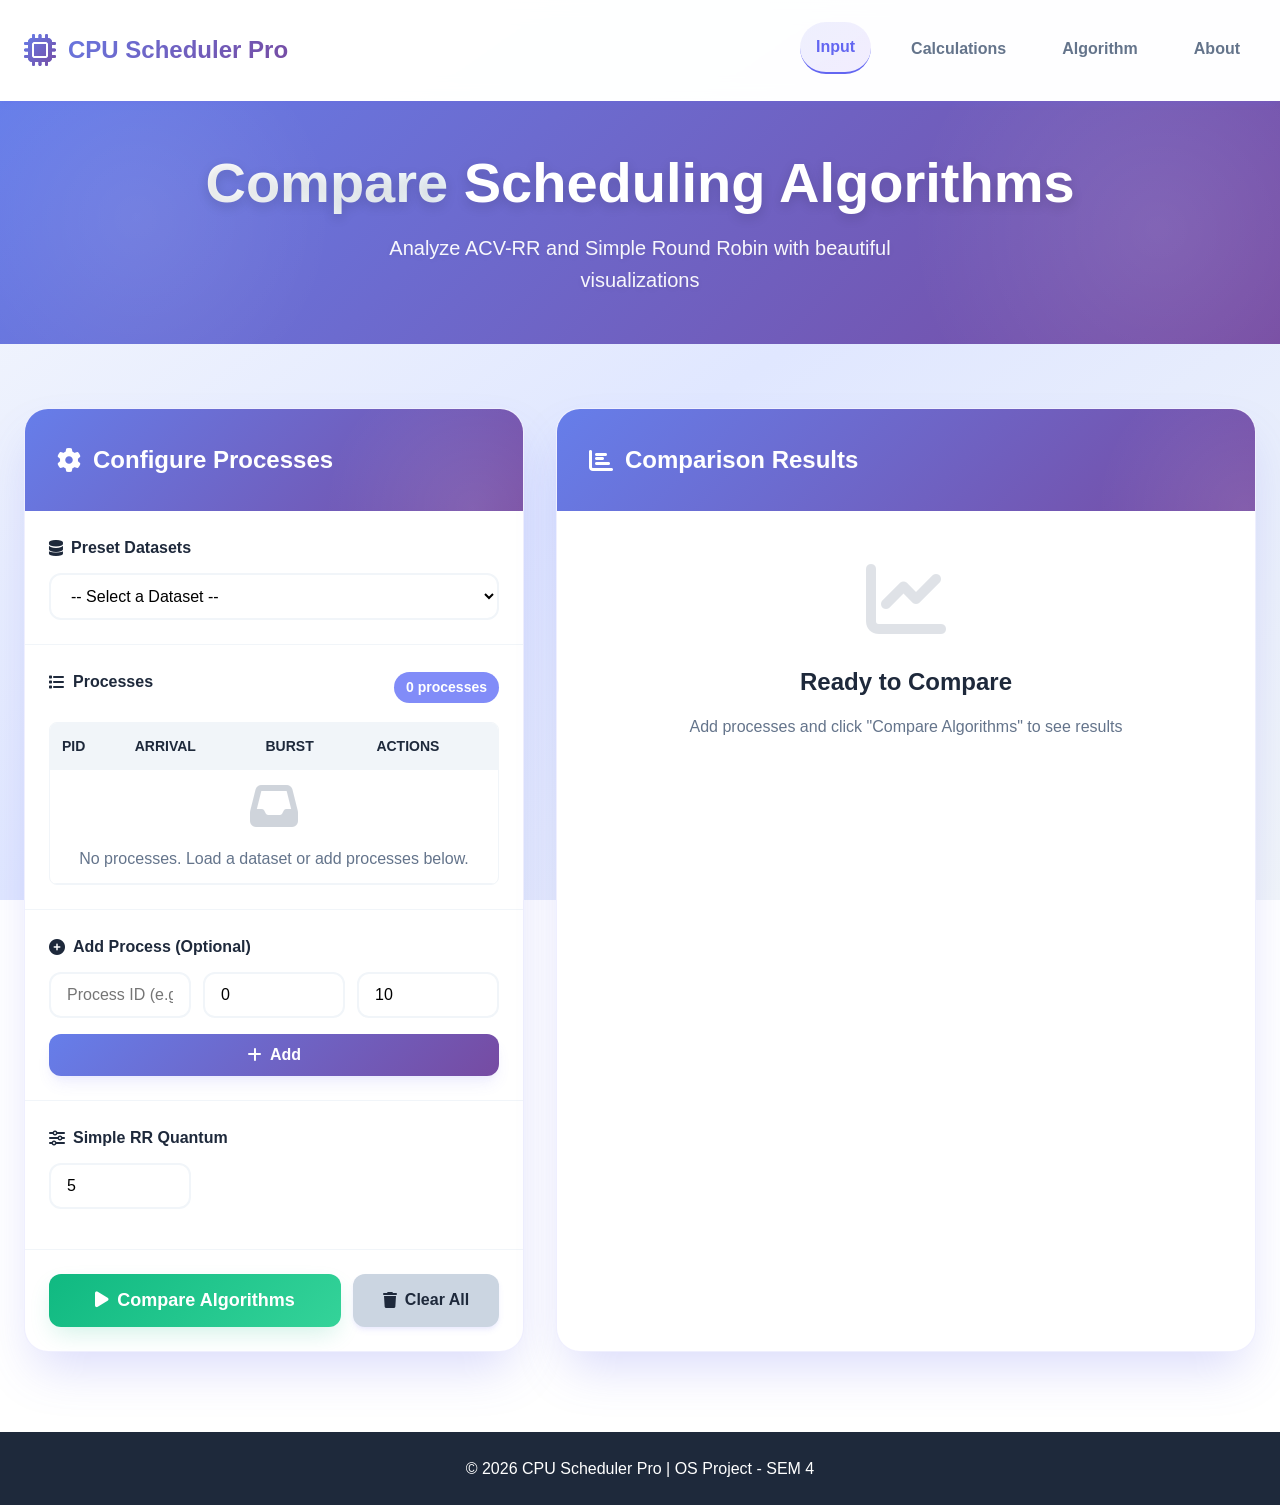
<file: src/main/resources/static/index.html>
<!DOCTYPE html>
<html lang="en">
<head>
    <meta charset="UTF-8">
    <meta name="viewport" content="width=device-width, initial-scale=1.0">
    <title>Input - CPU Scheduling Algorithm Comparator</title>
    <link rel="stylesheet" href="styles.css">
    <link rel="stylesheet" href="https://cdnjs.cloudflare.com/ajax/libs/font-awesome/6.4.0/css/all.min.css">
</head>
<body>
    <!-- Header with Gradient -->
    <header class="header">
        <div class="container">
            <div class="header-content">
                <div class="logo">
                    <i class="fas fa-microchip"></i>
                    <span>CPU Scheduler Pro</span>
                </div>
                <nav class="nav">
                    <a href="index.html" class="nav-link active">Input</a>
                    <a href="calculations.html" class="nav-link">Calculations</a>
                    <a href="algorithm.html" class="nav-link">Algorithm</a>
                    <a href="about.html" class="nav-link">About</a>
                </nav>
            </div>
        </div>
    </header>

    <!-- Hero Section -->
    <section class="hero">
        <div class="container">
            <div class="hero-content">
                <h1 class="hero-title">
                    <span class="gradient-text">Compare</span> Scheduling Algorithms
                </h1>
                <p class="hero-subtitle">
                    Analyze ACV-RR and Simple Round Robin with beautiful visualizations
                </p>
            </div>
        </div>
    </section>

    <!-- Main Content -->
    <main class="main">
        <div class="container">
            <div class="content-grid">
                
                <!-- Left Panel: Input -->
                <div class="panel input-panel">
                    <div class="panel-header">
                        <h2><i class="fas fa-cog"></i> Configure Processes</h2>
                    </div>
                    
                    <!-- Preset Datasets -->
                    <div class="section">
                        <label class="label">
                            <i class="fas fa-database"></i> Preset Datasets
                        </label>
                        <select id="presetSelect" class="select">
                            <option value="">-- Select a Dataset --</option>
                            <option value="1">1. All same arrival (uniform burst)</option>
                            <option value="2">2. High variation (short + very long jobs)</option>
                            <option value="3">3. Ascending burst times</option>
                            <option value="4">4. Descending burst times</option>
                            <option value="5">5. Descending burst - large values</option>
                            <option value="6">6. Mixed arrival + heavy burst</option>
                            <option value="7">7. High variation - extreme range</option>
                            <option value="8">8. Uniform large burst - low CV expected</option>
                            <option value="9">9. Staggered arrival - long jobs</option>
                            <option value="10">10. Large burst - uniform, 6 processes</option>
                            <option value="11">11. Large burst - mixed arrival, 6 processes</option>
                            <option value="12">12. Large burst - high CV, 6 processes</option>
                            <option value="13">13. Large burst - descending, 6 processes</option>
                            <option value="14">14. Large burst - staggered, high CV, 6 processes</option>
                        </select>
                    </div>

                    <!-- Process Table (Editable) -->
                    <div class="section">
                        <div class="section-header">
                            <label class="label">
                                <i class="fas fa-list"></i> Processes
                            </label>
                            <span class="badge" id="processCount">0 processes</span>
                        </div>
                        
                        <div class="table-container">
                            <table class="table" id="processTable">
                                <thead>
                                    <tr>
                                        <th>PID</th>
                                        <th>Arrival</th>
                                        <th>Burst</th>
                                        <th>Actions</th>
                                    </tr>
                                </thead>
                                <tbody id="processTableBody">
                                    <tr class="empty-state">
                                        <td colspan="4">
                                            <i class="fas fa-inbox"></i>
                                            <p>No processes. Load a dataset or add processes below.</p>
                                        </td>
                                    </tr>
                                </tbody>
                            </table>
                        </div>
                    </div>

                    <!-- Add New Process (Optional) -->
                    <div class="section">
                        <label class="label">
                            <i class="fas fa-plus-circle"></i> Add Process (Optional)
                        </label>
                        <div class="form-grid">
                            <input type="text" id="pidInput" class="input" placeholder="Process ID (e.g., P1)">
                            <input type="number" id="arrivalInput" class="input" placeholder="Arrival Time" min="0" value="0">
                            <input type="number" id="burstInput" class="input" placeholder="Burst Time" min="1" value="10">
                        </div>
                        <button class="btn btn-primary" id="addProcessBtn">
                            <i class="fas fa-plus"></i> Add
                        </button>
                    </div>

                    <!-- Quantum Input for Simple RR -->
                    <div class="section">
                        <label class="label">
                            <i class="fas fa-sliders-h"></i> Simple RR Quantum
                        </label>
                        <div class="form-grid">
                            <input type="number" id="quantumInput" class="input" placeholder="Time Quantum" min="1" value="5">
                        </div>
                    </div>

                    <!-- Action Buttons -->
                    <div class="section action-buttons">
                        <button class="btn btn-success btn-large" id="compareBtn">
                            <i class="fas fa-play"></i> Compare Algorithms
                        </button>
                        <button class="btn btn-secondary" id="clearBtn">
                            <i class="fas fa-trash"></i> Clear All
                        </button>
                    </div>
                </div>

                <!-- Right Panel: Results -->
                <div class="panel results-panel">
                    <div class="panel-header">
                        <h2><i class="fas fa-chart-bar"></i> Comparison Results</h2>
                    </div>

                    <div id="resultsContainer">
                        <!-- Initial Empty State -->
                        <div class="empty-results" id="emptyResults">
                            <i class="fas fa-chart-line"></i>
                            <h3>Ready to Compare</h3>
                            <p>Add processes and click "Compare Algorithms" to see results</p>
                        </div>

                        <!-- Results will be inserted here -->
                        <div id="resultsContent" style="display: none;"></div>
                    </div>
                </div>

            </div>
        </div>
    </main>

    <!-- Footer -->
    <footer class="footer">
        <div class="container">
            <p>&copy; 2026 CPU Scheduler Pro | OS Project - SEM 4</p>
        </div>
    </footer>

    <!-- Toast Notification -->
    <div id="toast" class="toast"></div>

    <script src="app.js"></script>
</body>
</html>
</file>
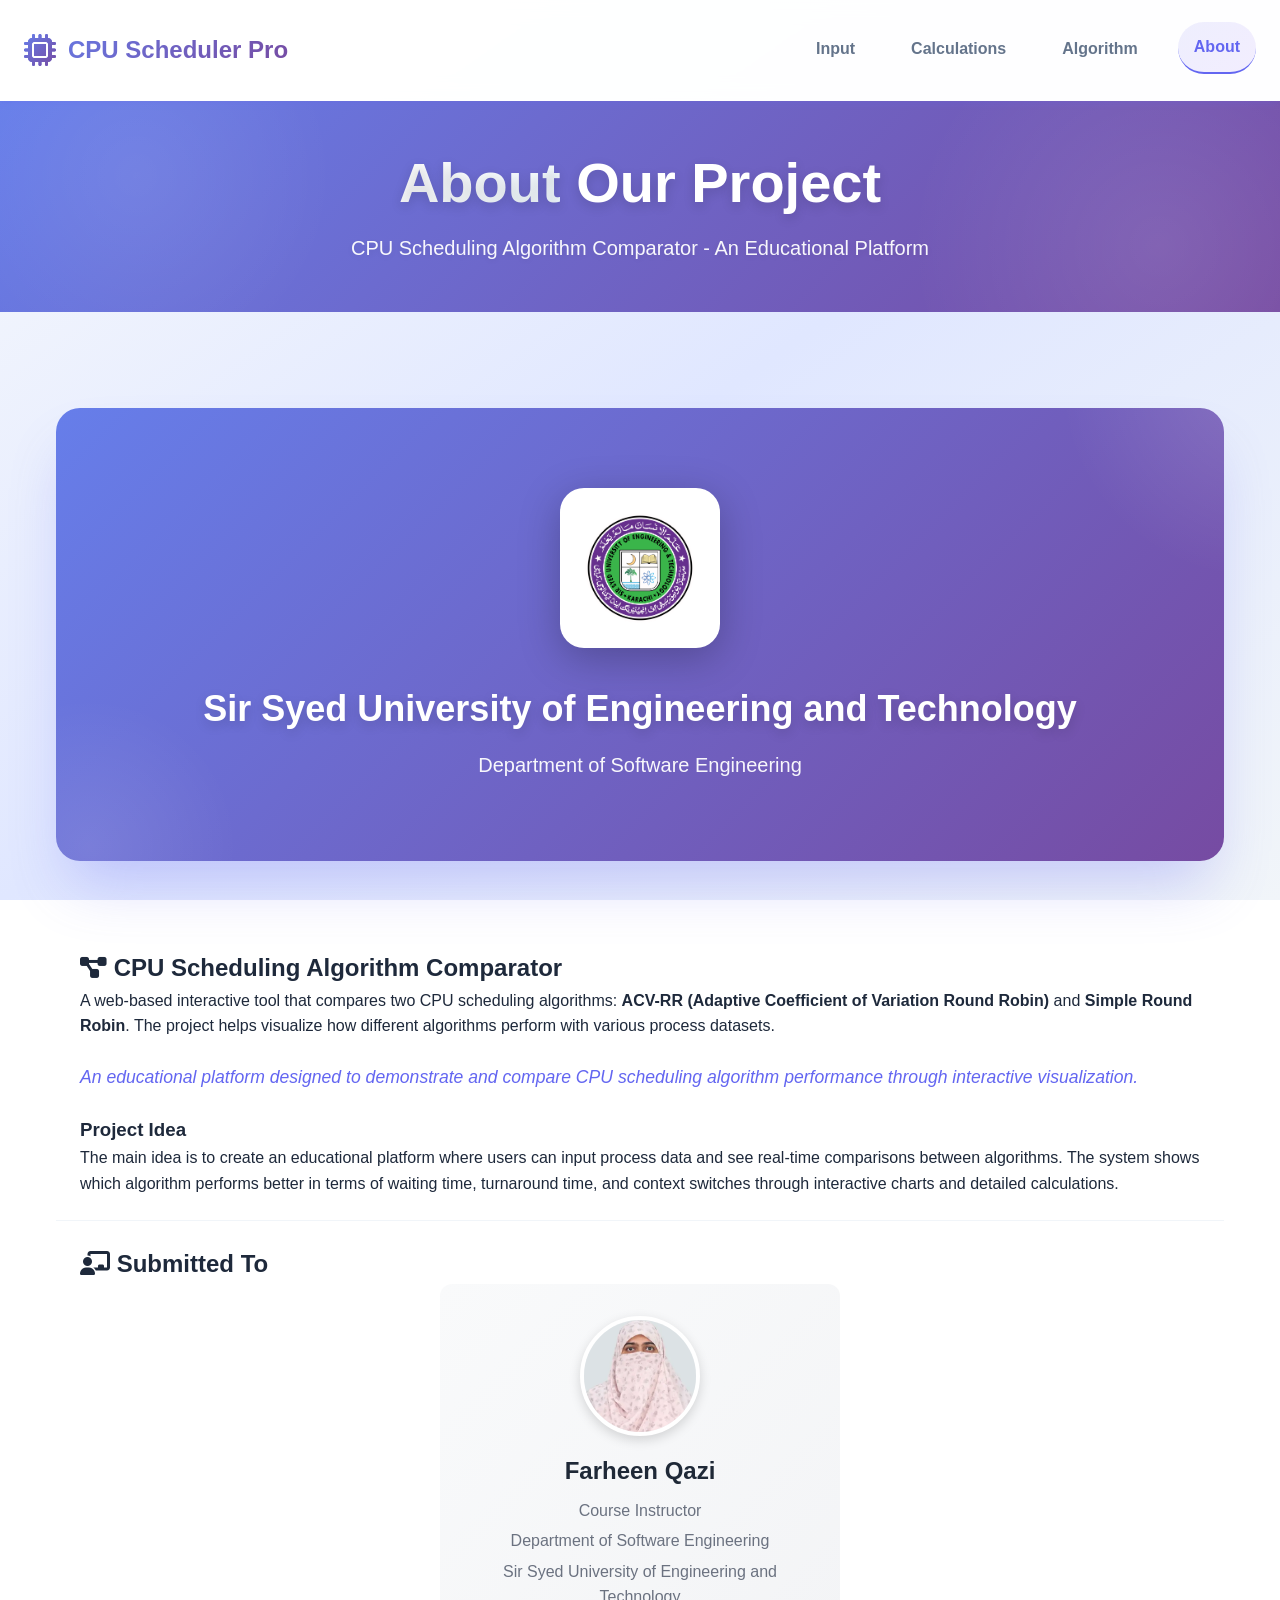
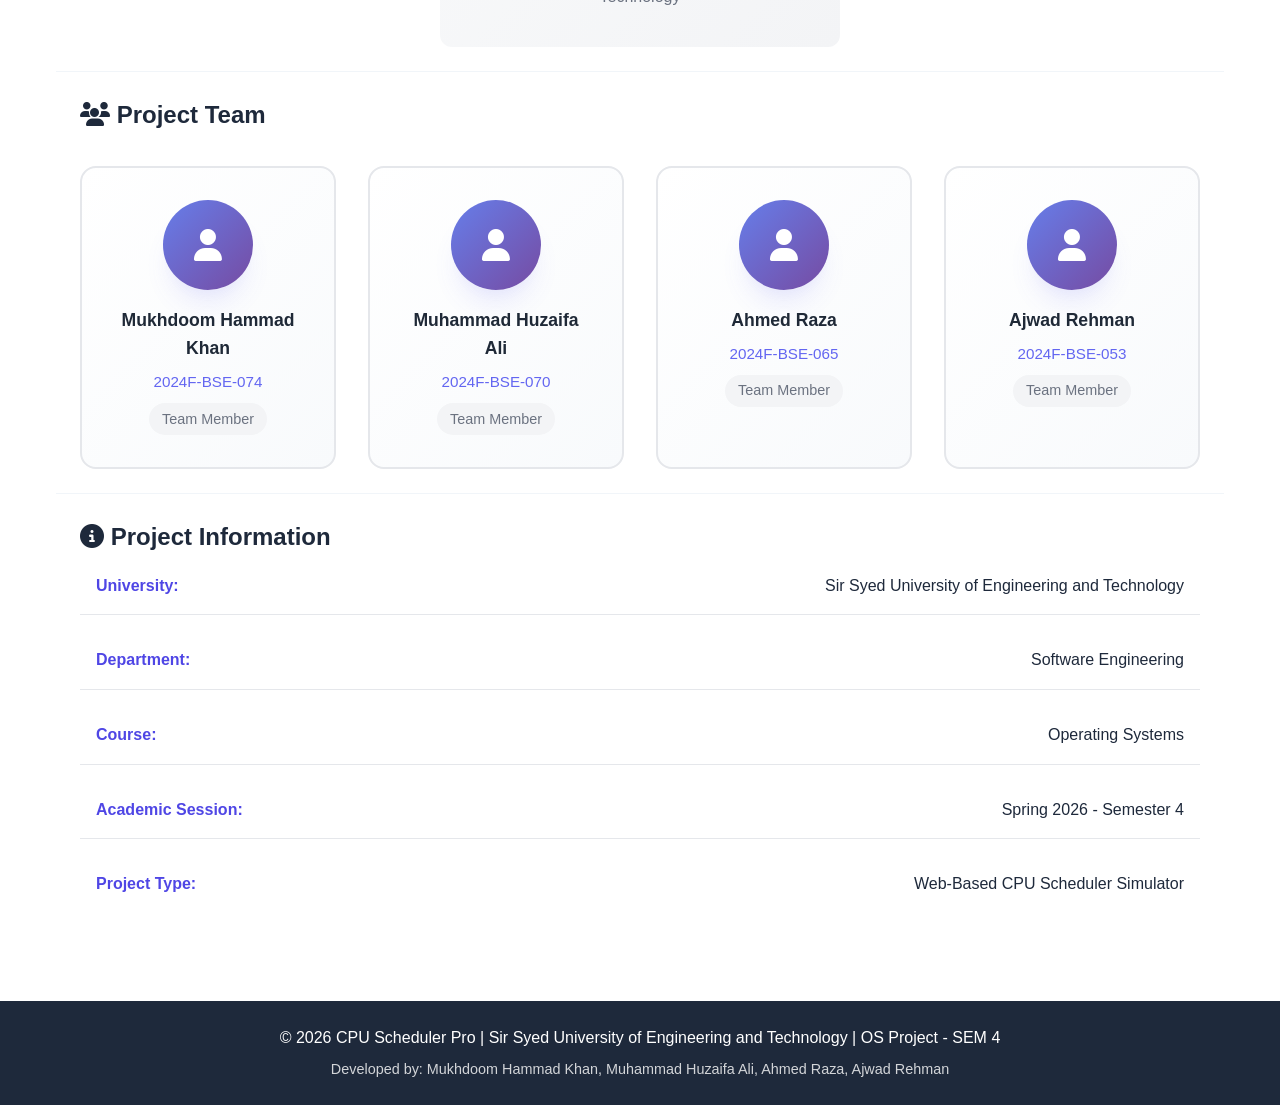
<file: src/main/resources/static/about.html>
<!DOCTYPE html>
<html lang="en">
<head>
    <meta charset="UTF-8">
    <meta name="viewport" content="width=device-width, initial-scale=1.0">
    <title>About Us | CPU Scheduling Algorithm Comparator</title>
    <link rel="stylesheet" href="styles.css">
    <link rel="stylesheet" href="https://cdnjs.cloudflare.com/ajax/libs/font-awesome/6.4.0/css/all.min.css">
</head>
<body>
    <!-- Header -->
    <header class="header">
        <div class="container">
            <div class="header-content">
                <div class="logo">
                    <i class="fas fa-microchip"></i>
                    <span>CPU Scheduler Pro</span>
                </div>
                <nav class="nav">
                    <a href="index.html" class="nav-link">Input</a>
                    <a href="calculations.html" class="nav-link">Calculations</a>
                    <a href="algorithm.html" class="nav-link">Algorithm</a>
                    <a href="about.html" class="nav-link active">About</a>
                </nav>
            </div>
        </div>
    </header>

    <!-- Hero Section -->
    <section class="hero">
        <div class="container">
            <div class="hero-content">
                <h1 class="hero-title">
                    <span class="gradient-text">About</span> Our Project
                </h1>
                <p class="hero-subtitle">
                    CPU Scheduling Algorithm Comparator - An Educational Platform
                </p>
            </div>
        </div>
    </section>

    <!-- Main Content -->
    <main class="main">
    <div class="about-container">

        <!-- University Header -->
        <div class="university-header">
            <div class="university-logo">
                <img src="SSUET-Logo.png" alt="SSUET Logo">
            </div>
            <h1 class="university-name">Sir Syed University of Engineering and Technology</h1>
            <p class="department-name">Department of Software Engineering</p>
        </div>

        <!-- Project Summary -->
        <div class="section">
            <h2><i class="fas fa-project-diagram"></i> CPU Scheduling Algorithm Comparator</h2>
            <p>
                A web-based interactive tool that compares two CPU scheduling algorithms: 
                <strong>ACV-RR (Adaptive Coefficient of Variation Round Robin)</strong> and 
                <strong>Simple Round Robin</strong>. The project helps visualize how different 
                algorithms perform with various process datasets.
            </p>
            
            <p style="font-style: italic; color: #6366f1; margin: 1.5rem 0; font-size: 1.1rem;">
                An educational platform designed to demonstrate and compare CPU scheduling algorithm performance through interactive visualization.
            </p>
            
            <h3>Project Idea</h3>
            <p>
                The main idea is to create an educational platform where users can input process 
                data and see real-time comparisons between algorithms. The system shows which 
                algorithm performs better in terms of waiting time, turnaround time, and context 
                switches through interactive charts and detailed calculations.
            </p>

            </div>

        <!-- Instructor Section -->
        <div class="section">
            <h2><i class="fas fa-chalkboard-teacher"></i> Submitted To</h2>
            <div class="instructor-card">
                <div class="instructor-photo">
                    <img src="Instructor.png" alt="Farheen Qazi">
                </div>
                <h3>Farheen Qazi</h3>
                <p>Course Instructor</p>
                <p>Department of Software Engineering</p>
                <p>Sir Syed University of Engineering and Technology</p>
            </div>
        </div>

        <!-- Team Members -->
        <div class="section">
            <h2><i class="fas fa-users"></i> Project Team</h2>
            <div class="team-grid">
                <div class="team-card">
                    <div class="team-photo">
                        <i class="fas fa-user"></i>
                    </div>
                    <h3 class="team-name">Mukhdoom Hammad Khan</h3>
                    <p class="team-reg">2024F-BSE-074</p>
                    <span class="team-role">Team Member</span>
                </div>

                <div class="team-card">
                    <div class="team-photo">
                        <i class="fas fa-user"></i>
                    </div>
                    <h3 class="team-name">Muhammad Huzaifa Ali</h3>
                    <p class="team-reg">2024F-BSE-070</p>
                    <span class="team-role">Team Member</span>
                </div>

                <div class="team-card">
                    <div class="team-photo">
                        <i class="fas fa-user"></i>
                    </div>
                    <h3 class="team-name">Ahmed Raza</h3>
                    <p class="team-reg">2024F-BSE-065</p>
                    <span class="team-role">Team Member</span>
                </div>

                <div class="team-card">
                    <div class="team-photo">
                        <i class="fas fa-user"></i>
                    </div>
                    <h3 class="team-name">Ajwad Rehman</h3>
                    <p class="team-reg">2024F-BSE-053</p>
                    <span class="team-role">Team Member</span>
                </div>
            </div>
        </div>

        <!-- University Details -->
        <div class="section">
            <h2><i class="fas fa-info-circle"></i> Project Information</h2>
            <div class="info-grid">
                <div class="info-row">
                    <strong>University:</strong>
                    <span>Sir Syed University of Engineering and Technology</span>
                </div>
                <div class="info-row">
                    <strong>Department:</strong>
                    <span>Software Engineering</span>
                </div>
                <div class="info-row">
                    <strong>Course:</strong>
                    <span>Operating Systems</span>
                </div>
                <div class="info-row">
                    <strong>Academic Session:</strong>
                    <span>Spring 2026 - Semester 4</span>
                </div>
                <div class="info-row">
                    <strong>Project Type:</strong>
                    <span>Web-Based CPU Scheduler Simulator</span>
                </div>
            </div>
        </div>
    </div>
    </main>

    <!-- Footer -->
    <footer class="footer">
        <div class="container">
            <p>&copy; 2026 CPU Scheduler Pro | Sir Syed University of Engineering and Technology | OS Project - SEM 4</p>
            <p style="margin-top: 0.5rem; font-size: 0.9rem; opacity: 0.8;">
                Developed by: Mukhdoom Hammad Khan, Muhammad Huzaifa Ali, Ahmed Raza, Ajwad Rehman
            </p>
        </div>
    </footer>
</body>
</html>
</file>
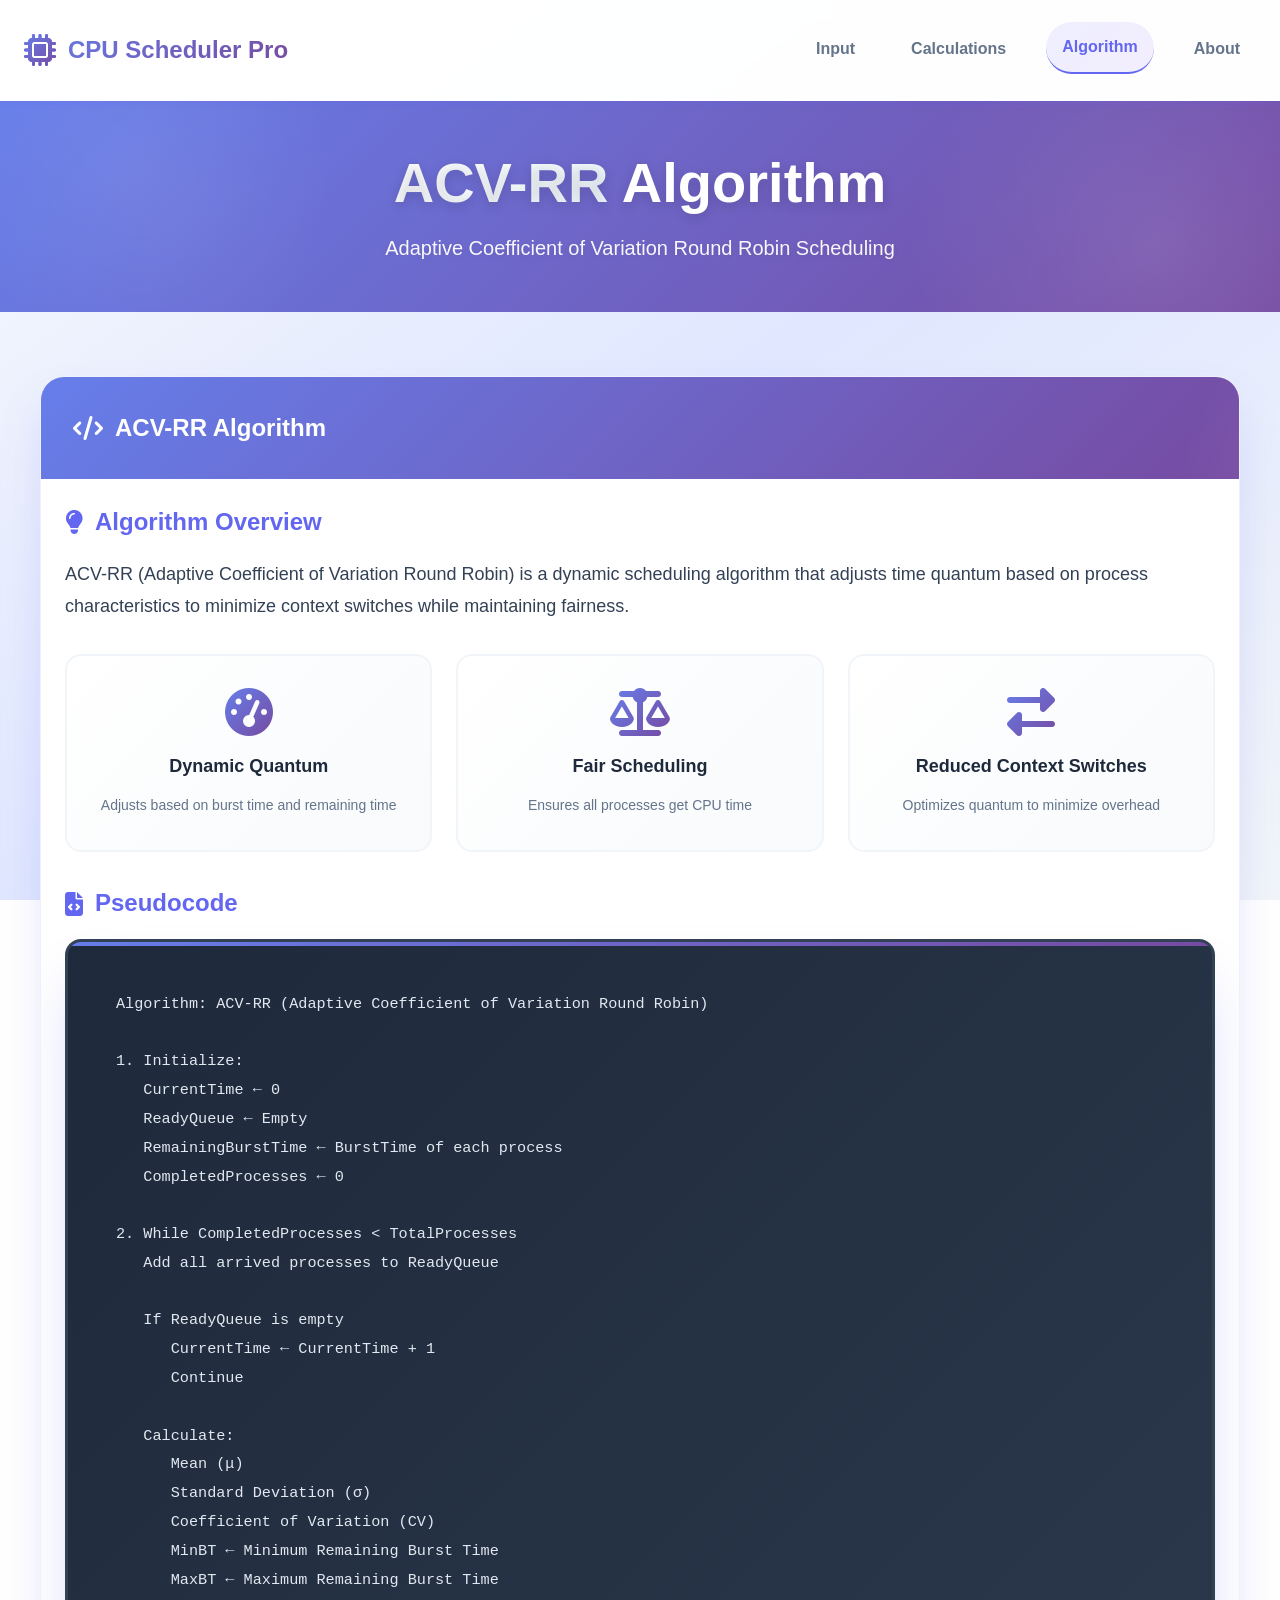
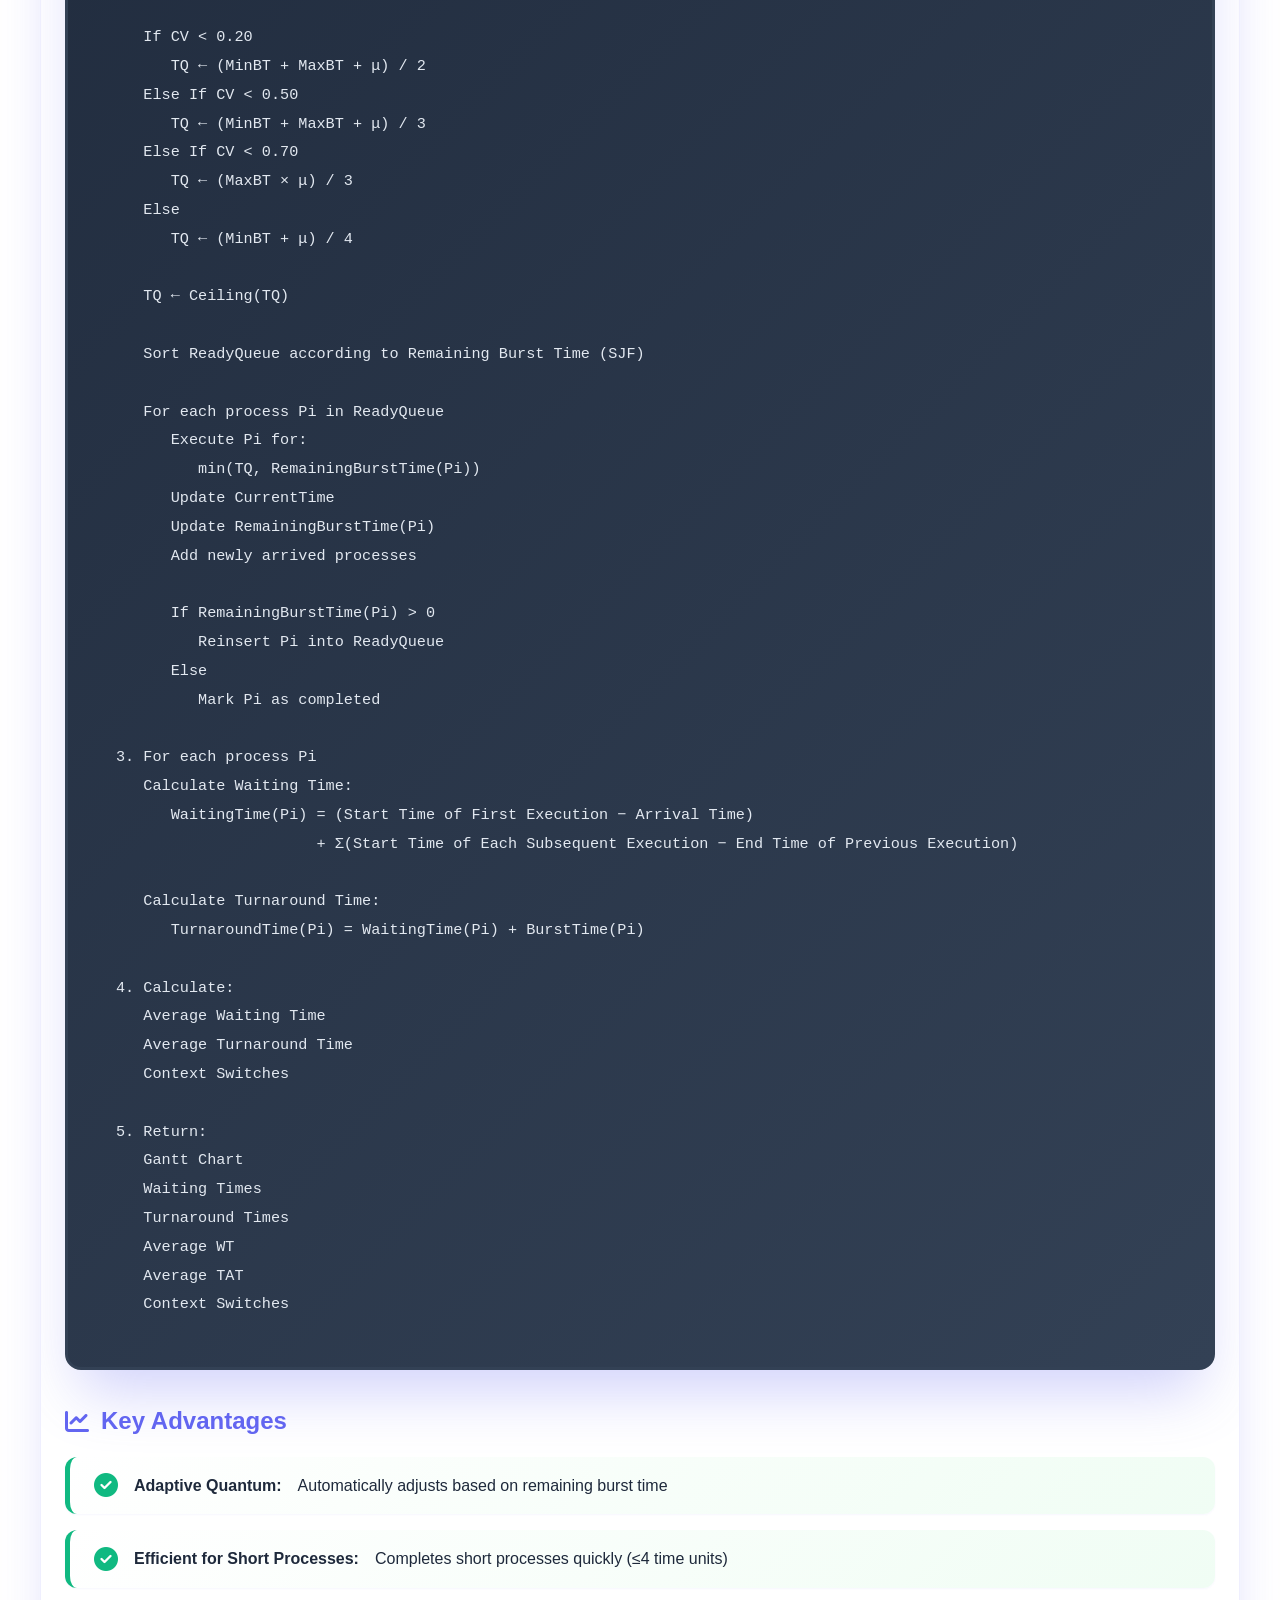
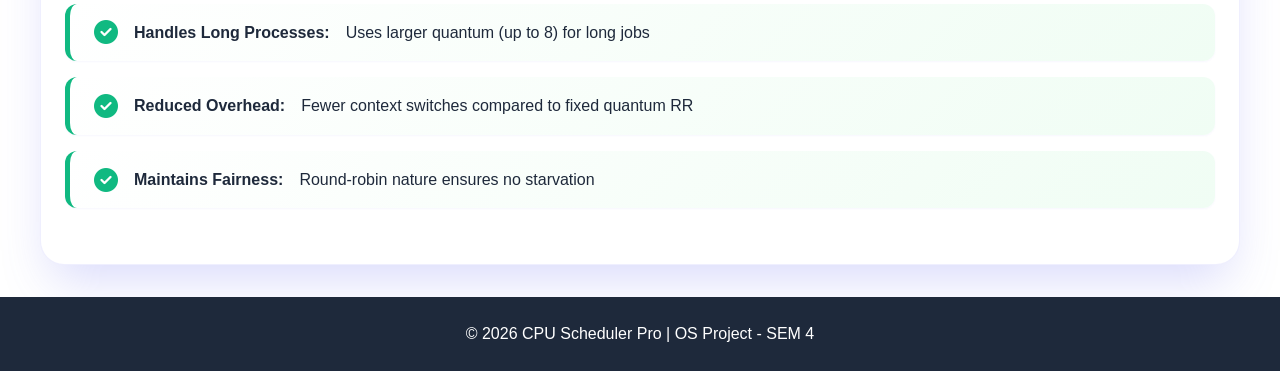
<file: src/main/resources/static/algorithm.html>
<!DOCTYPE html>
<html lang="en">
<head>
    <meta charset="UTF-8">
    <meta name="viewport" content="width=device-width, initial-scale=1.0">
    <title>Algorithm - CPU Scheduling Algorithm Comparator</title>
    <link rel="stylesheet" href="styles.css">
    <link rel="stylesheet" href="https://cdnjs.cloudflare.com/ajax/libs/font-awesome/6.4.0/css/all.min.css">
</head>
<body>
    <!-- Header with Gradient -->
    <header class="header">
        <div class="container">
            <div class="header-content">
                <div class="logo">
                    <i class="fas fa-microchip"></i>
                    <span>CPU Scheduler Pro</span>
                </div>
                <nav class="nav">
                    <a href="index.html" class="nav-link">Input</a>
                    <a href="calculations.html" class="nav-link">Calculations</a>
                    <a href="algorithm.html" class="nav-link active">Algorithm</a>
                    <a href="about.html" class="nav-link">About</a>
                </nav>
            </div>
        </div>
    </header>

    <!-- Hero Section -->
    <section class="hero">
        <div class="container">
            <div class="hero-content">
                <h1 class="hero-title">
                    <span class="gradient-text">ACV-RR</span> Algorithm
                </h1>
                <p class="hero-subtitle">
                    Adaptive Coefficient of Variation Round Robin Scheduling
                </p>
            </div>
        </div>
    </section>

    <!-- Main Content -->
    <main class="main">
        <div class="container">
            <div class="single-panel">
                <div class="panel">
                    <div class="panel-header">
                        <h2><i class="fas fa-code"></i> ACV-RR Algorithm</h2>
                    </div>
                    
                    <div class="section">
                        <div class="algo-description">
                            <h3><i class="fas fa-lightbulb"></i> Algorithm Overview</h3>
                            <p>
                                ACV-RR (Adaptive Coefficient of Variation Round Robin) is a dynamic scheduling algorithm 
                                that adjusts time quantum based on process characteristics to minimize context switches 
                                while maintaining fairness.
                            </p>
                            
                            <div class="features-grid">
                                <div class="feature-card">
                                    <i class="fas fa-tachometer-alt"></i>
                                    <h4>Dynamic Quantum</h4>
                                    <p>Adjusts based on burst time and remaining time</p>
                                </div>
                                <div class="feature-card">
                                    <i class="fas fa-balance-scale"></i>
                                    <h4>Fair Scheduling</h4>
                                    <p>Ensures all processes get CPU time</p>
                                </div>
                                <div class="feature-card">
                                    <i class="fas fa-exchange-alt"></i>
                                    <h4>Reduced Context Switches</h4>
                                    <p>Optimizes quantum to minimize overhead</p>
                                </div>
                            </div>
                        </div>
                        
                        <div class="pseudocode-container">
                            <h3><i class="fas fa-file-code"></i> Pseudocode</h3>
                            <pre class="pseudocode"><code>Algorithm: ACV-RR (Adaptive Coefficient of Variation Round Robin)

1. Initialize:
   CurrentTime ← 0
   ReadyQueue ← Empty
   RemainingBurstTime ← BurstTime of each process
   CompletedProcesses ← 0

2. While CompletedProcesses < TotalProcesses
   Add all arrived processes to ReadyQueue
   
   If ReadyQueue is empty
      CurrentTime ← CurrentTime + 1
      Continue
   
   Calculate:
      Mean (μ)
      Standard Deviation (σ)
      Coefficient of Variation (CV)
      MinBT ← Minimum Remaining Burst Time
      MaxBT ← Maximum Remaining Burst Time
   
   If CV < 0.20
      TQ ← (MinBT + MaxBT + μ) / 2
   Else If CV < 0.50
      TQ ← (MinBT + MaxBT + μ) / 3
   Else If CV < 0.70
      TQ ← (MaxBT × μ) / 3
   Else
      TQ ← (MinBT + μ) / 4
   
   TQ ← Ceiling(TQ)
   
   Sort ReadyQueue according to Remaining Burst Time (SJF)
   
   For each process Pi in ReadyQueue
      Execute Pi for:
         min(TQ, RemainingBurstTime(Pi))
      Update CurrentTime
      Update RemainingBurstTime(Pi)
      Add newly arrived processes
      
      If RemainingBurstTime(Pi) > 0
         Reinsert Pi into ReadyQueue
      Else
         Mark Pi as completed

3. For each process Pi
   Calculate Waiting Time:
      WaitingTime(Pi) = (Start Time of First Execution − Arrival Time)
                      + Σ(Start Time of Each Subsequent Execution − End Time of Previous Execution)
   
   Calculate Turnaround Time:
      TurnaroundTime(Pi) = WaitingTime(Pi) + BurstTime(Pi)

4. Calculate:
   Average Waiting Time
   Average Turnaround Time
   Context Switches

5. Return:
   Gantt Chart
   Waiting Times
   Turnaround Times
   Average WT
   Average TAT
   Context Switches</code></pre>
                        </div>
                        
                        <div class="algo-description">
                            <h3><i class="fas fa-chart-line"></i> Key Advantages</h3>
                            <ul class="advantages-list">
                                <li><i class="fas fa-check-circle"></i> <strong>Adaptive Quantum:</strong> Automatically adjusts based on remaining burst time</li>
                                <li><i class="fas fa-check-circle"></i> <strong>Efficient for Short Processes:</strong> Completes short processes quickly (≤4 time units)</li>
                                <li><i class="fas fa-check-circle"></i> <strong>Handles Long Processes:</strong> Uses larger quantum (up to 8) for long jobs</li>
                                <li><i class="fas fa-check-circle"></i> <strong>Reduced Overhead:</strong> Fewer context switches compared to fixed quantum RR</li>
                                <li><i class="fas fa-check-circle"></i> <strong>Maintains Fairness:</strong> Round-robin nature ensures no starvation</li>
                            </ul>
                        </div>

                    </div>
                </div>
            </div>
        </div>
    </main>

    <!-- Footer -->
    <footer class="footer">
        <div class="container">
            <p>&copy; 2026 CPU Scheduler Pro | OS Project - SEM 4</p>
        </div>
    </footer>

    <!-- Toast Notification -->
    <div id="toast" class="toast"></div>

    <script src="app.js"></script>
</body>
</html>
</file>
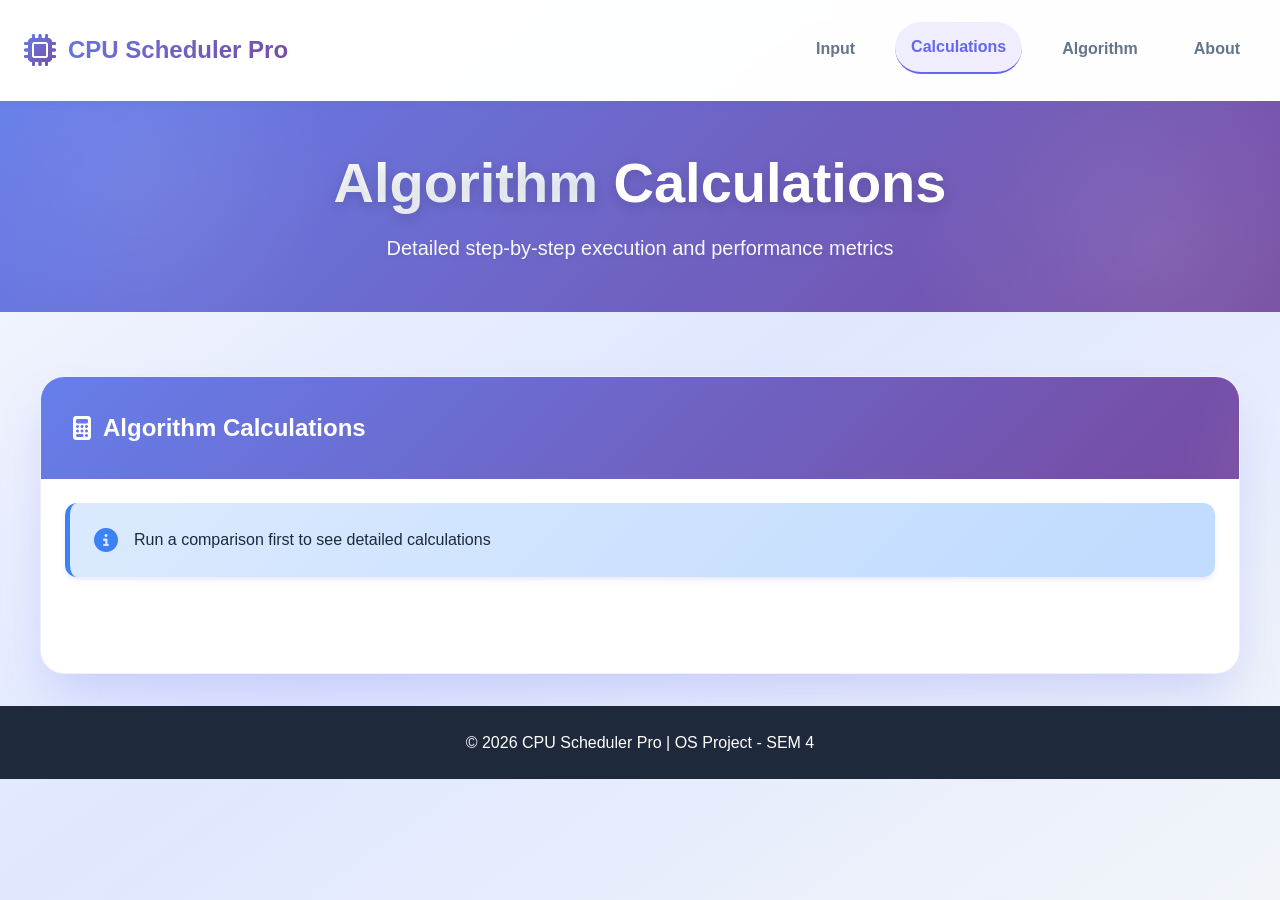
<file: src/main/resources/static/calculations.html>
<!DOCTYPE html>
<html lang="en">
<head>
    <meta charset="UTF-8">
    <meta name="viewport" content="width=device-width, initial-scale=1.0">
    <title>Calculations - CPU Scheduling Algorithm Comparator</title>
    <link rel="stylesheet" href="styles.css">
    <link rel="stylesheet" href="https://cdnjs.cloudflare.com/ajax/libs/font-awesome/6.4.0/css/all.min.css">
</head>
<body>
    <!-- Header with Gradient -->
    <header class="header">
        <div class="container">
            <div class="header-content">
                <div class="logo">
                    <i class="fas fa-microchip"></i>
                    <span>CPU Scheduler Pro</span>
                </div>
                <nav class="nav">
                    <a href="index.html" class="nav-link">Input</a>
                    <a href="calculations.html" class="nav-link active">Calculations</a>
                    <a href="algorithm.html" class="nav-link">Algorithm</a>
                    <a href="about.html" class="nav-link">About</a>
                </nav>
            </div>
        </div>
    </header>

    <!-- Hero Section -->
    <section class="hero">
        <div class="container">
            <div class="hero-content">
                <h1 class="hero-title">
                    <span class="gradient-text">Algorithm</span> Calculations
                </h1>
                <p class="hero-subtitle">
                    Detailed step-by-step execution and performance metrics
                </p>
            </div>
        </div>
    </section>

    <!-- Main Content -->
    <main class="main">
        <div class="container">
            <div class="single-panel">
                <div class="panel">
                    <div class="panel-header">
                        <h2><i class="fas fa-calculator"></i> Algorithm Calculations</h2>
                    </div>
                    
                    <div class="section">
                        <p class="info-message" id="calcInfoMessage">
                            <i class="fas fa-info-circle"></i>
                            Run a comparison first to see detailed calculations
                        </p>
                        
                        <div id="calcTabs" class="calc-tabs" style="display: none;">
                            <button class="calc-tab active" data-algo="acv">ACV-RR (My Algorithm)</button>
                            <button class="calc-tab" data-algo="simple">Simple RR</button>
                        </div>
                        
                        <div id="calcContent" class="calc-content"></div>
                    </div>
                </div>
            </div>
        </div>
    </main>

    <!-- Footer -->
    <footer class="footer">
        <div class="container">
            <p>&copy; 2026 CPU Scheduler Pro | OS Project - SEM 4</p>
        </div>
    </footer>

    <!-- Toast Notification -->
    <div id="toast" class="toast"></div>

    <script src="app.js"></script>
</body>
</html>
</file>
<file: src/main/resources/static/styles.css>
/* ============================================
   Modern CSS Variables & Reset
   ============================================ */
:root {
    /* Colors - Enhanced Modern Palette */
    --primary: #6366f1;
    --primary-dark: #4f46e5;
    --primary-light: #818cf8;
    --primary-lighter: #a5b4fc;
    --secondary: #8b5cf6;
    --secondary-light: #a78bfa;
    --success: #10b981;
    --success-light: #34d399;
    --danger: #ef4444;
    --danger-light: #f87171;
    --warning: #f59e0b;
    --warning-light: #fbbf24;
    --info: #3b82f6;
    --info-light: #60a5fa;
    
    /* Neutrals */
    --dark: #1e293b;
    --dark-light: #334155;
    --gray: #64748b;
    --gray-light: #cbd5e1;
    --gray-lighter: #f1f5f9;
    --white: #ffffff;
    --off-white: #f8fafc;
    
    /* Enhanced Gradients */
    --gradient-primary: linear-gradient(135deg, #667eea 0%, #764ba2 100%);
    
    /* Enhanced Shadows with Color Tints */
    --shadow-sm: 0 1px 2px 0 rgba(99, 102, 241, 0.05);
    --shadow: 0 4px 6px -1px rgba(99, 102, 241, 0.1), 0 2px 4px -1px rgba(99, 102, 241, 0.06);
    --shadow-md: 0 10px 15px -3px rgba(99, 102, 241, 0.1), 0 4px 6px -2px rgba(99, 102, 241, 0.05);
    --shadow-lg: 0 20px 25px -5px rgba(99, 102, 241, 0.1), 0 10px 10px -5px rgba(99, 102, 241, 0.04);
    --shadow-xl: 0 25px 50px -12px rgba(99, 102, 241, 0.25);
    --shadow-2xl: 0 35px 60px -15px rgba(99, 102, 241, 0.3);
    --shadow-success: 0 10px 25px -5px rgba(16, 185, 129, 0.2);
    
    /* Spacing */
    --spacing-xs: 0.5rem;
    --spacing-sm: 0.75rem;
    --spacing-md: 1rem;
    --spacing-lg: 1.5rem;
    --spacing-xl: 2rem;
    --spacing-2xl: 3rem;
    
    /* Border Radius */
    --radius-sm: 0.375rem;
    --radius-md: 0.5rem;
    --radius-lg: 0.75rem;
    --radius-xl: 1rem;
    --radius-2xl: 1.5rem;
    --radius-full: 9999px;
    
    /* Enhanced Transitions */
    --transition: all 0.3s cubic-bezier(0.4, 0, 0.2, 1);
    --transition-fast: all 0.15s cubic-bezier(0.4, 0, 0.2, 1);
    --transition-slow: all 0.5s cubic-bezier(0.4, 0, 0.2, 1);
    --transition-bounce: all 0.5s cubic-bezier(0.68, -0.55, 0.265, 1.55);
}

* {
    margin: 0;
    padding: 0;
    box-sizing: border-box;
}

body {
    font-family: 'Inter', -apple-system, BlinkMacSystemFont, 'Segoe UI', 'Roboto', 'Oxygen', 'Ubuntu', 'Cantarell', sans-serif;
    background: linear-gradient(to bottom right, #f8fafc 0%, #e0e7ff 50%, #f1f5f9 100%);
    background-attachment: fixed;
    color: var(--dark);
    line-height: 1.6;
    min-height: 100vh;
    -webkit-font-smoothing: antialiased;
    -moz-osx-font-smoothing: grayscale;
}

.container {
    max-width: 1400px;
    margin: 0 auto;
    padding: 0 var(--spacing-lg);
}

/* ============================================
   Header - Glassmorphism Style
   ============================================ */
.header {
    background: rgba(255, 255, 255, 0.95);
    backdrop-filter: blur(10px);
    border-bottom: 1px solid rgba(255, 255, 255, 0.3);
    padding: var(--spacing-lg) 0;
    position: sticky;
    top: 0;
    z-index: 1000;
    box-shadow: var(--shadow);
}

.header-content {
    display: flex;
    justify-content: space-between;
    align-items: center;
}

.logo {
    display: flex;
    align-items: center;
    gap: var(--spacing-sm);
    font-size: 1.5rem;
    font-weight: 800;
    background: var(--gradient-primary);
    -webkit-background-clip: text;
    -webkit-text-fill-color: transparent;
    background-clip: text;
}

.logo i {
    font-size: 2rem;
    background: var(--gradient-primary);
    -webkit-background-clip: text;
    -webkit-text-fill-color: transparent;
    background-clip: text;
    animation: rotate 4s linear infinite, pulse 2s ease-in-out infinite alternate;
}

@keyframes rotate {
    from { transform: rotate(0deg); }
    to { transform: rotate(360deg); }
}

@keyframes pulse {
    from { filter: drop-shadow(0 0 5px rgba(99, 102, 241, 0.5)); }
    to { filter: drop-shadow(0 0 15px rgba(99, 102, 241, 0.8)); }
}

.nav {
    display: flex;
    gap: var(--spacing-lg);
}

.nav-link {
    text-decoration: none;
    color: var(--gray);
    font-weight: 600;
    padding: var(--spacing-sm) var(--spacing-md);
    border-radius: var(--radius-full);
    transition: var(--transition);
    position: relative;
    overflow: hidden;
}

.nav-link::before {
    content: '';
    position: absolute;
    top: 0;
    left: -100%;
    width: 100%;
    height: 100%;
    background: var(--gradient-primary);
    opacity: 0.1;
    transition: var(--transition);
    z-index: -1;
}

.nav-link:hover::before {
    left: 0;
}

.nav-link:hover, .nav-link.active {
    color: var(--primary);
    background: var(--gray-lighter);
    transform: translateY(-2px);
}

.nav-link.active {
    background: linear-gradient(135deg, rgba(99, 102, 241, 0.1) 0%, rgba(139, 92, 246, 0.1) 100%);
    border-bottom: 2px solid var(--primary);
}

/* ============================================
   Hero Section
   ============================================ */
.hero {
    background: var(--gradient-primary);
    padding: var(--spacing-2xl) 0;
    margin-bottom: var(--spacing-xl);
    position: relative;
    overflow: hidden;
}

.hero::before {
    content: '';
    position: absolute;
    top: -50%;
    right: -10%;
    width: 500px;
    height: 500px;
    background: radial-gradient(circle, rgba(255,255,255,0.1) 0%, transparent 70%);
    border-radius: 50%;
    animation: float 6s ease-in-out infinite;
}

.hero::after {
    content: '';
    position: absolute;
    bottom: -30%;
    left: -5%;
    width: 400px;
    height: 400px;
    background: radial-gradient(circle, rgba(255,255,255,0.08) 0%, transparent 70%);
    border-radius: 50%;
    animation: float 8s ease-in-out infinite reverse;
}

@keyframes float {
    0%, 100% { transform: translateY(0) rotate(0deg); }
    50% { transform: translateY(-20px) rotate(5deg); }
}

.hero-content {
    text-align: center;
    color: var(--white);
    position: relative;
    z-index: 1;
    animation: fadeInUp 0.8s ease;
}

@keyframes fadeInUp {
    from {
        opacity: 0;
        transform: translateY(30px);
    }
    to {
        opacity: 1;
        transform: translateY(0);
    }
}

.hero-title {
    font-size: 3.5rem;
    font-weight: 900;
    margin-bottom: var(--spacing-md);
    line-height: 1.2;
    text-shadow: 0 4px 12px rgba(0, 0, 0, 0.15);
}

.gradient-text {
    background: linear-gradient(135deg, #ffffff 0%, #f0f9ff 100%);
    -webkit-background-clip: text;
    -webkit-text-fill-color: transparent;
    background-clip: text;
    display: inline-block;
    animation: shimmer 3s ease-in-out infinite;
}

@keyframes shimmer {
    0%, 100% { filter: brightness(1); }
    50% { filter: brightness(1.2); }
}

.hero-subtitle {
    font-size: 1.25rem;
    opacity: 0.95;
    max-width: 600px;
    margin: 0 auto;
    text-shadow: 0 2px 8px rgba(0, 0, 0, 0.1);
}

.single-panel {
    max-width: 1200px;
    margin: 0 auto;
}

/* ============================================
   Calculations Page
   ============================================ */
.info-message {
    background: linear-gradient(135deg, #dbeafe 0%, #bfdbfe 100%);
    border-left: 5px solid var(--info);
    padding: var(--spacing-lg);
    border-radius: var(--radius-lg);
    display: flex;
    align-items: center;
    gap: var(--spacing-md);
    color: var(--dark);
    margin-bottom: var(--spacing-lg);
    box-shadow: var(--shadow);
    animation: slideInLeft 0.5s ease;
}

@keyframes slideInLeft {
    from {
        opacity: 0;
        transform: translateX(-30px);
    }
    to {
        opacity: 1;
        transform: translateX(0);
    }
}

.info-message i {
    font-size: 1.5rem;
    color: var(--info);
}

.calc-tabs {
    display: flex;
    gap: var(--spacing-sm);
    margin-bottom: var(--spacing-lg);
    border-bottom: 2px solid var(--gray-lighter);
}

.calc-tab {
    padding: var(--spacing-md) var(--spacing-xl);
    background: transparent;
    border: none;
    border-bottom: 3px solid transparent;
    font-size: 1rem;
    font-weight: 600;
    color: var(--gray);
    cursor: pointer;
    transition: var(--transition);
    position: relative;
}

.calc-tab::after {
    content: '';
    position: absolute;
    bottom: -3px;
    left: 50%;
    width: 0;
    height: 3px;
    background: var(--gradient-primary);
    transform: translateX(-50%);
    transition: var(--transition);
}

.calc-tab:hover {
    color: var(--primary);
    background: linear-gradient(180deg, transparent 0%, rgba(99, 102, 241, 0.05) 100%);
}

.calc-tab:hover::after {
    width: 100%;
}

.calc-tab.active {
    color: var(--primary);
}

.calc-tab.active::after {
    width: 100%;
}

.calc-content {
    padding: var(--spacing-lg) 0;
}

.calc-details {
    animation: slideIn 0.3s ease;
}

.calc-section {
    background: var(--gray-lighter);
    padding: var(--spacing-lg);
    border-radius: var(--radius-lg);
    margin-bottom: var(--spacing-lg);
}

.calc-section h3 {
    display: flex;
    align-items: center;
    gap: var(--spacing-sm);
    color: var(--primary);
    margin-bottom: var(--spacing-md);
}

.gantt-chart {
    display: flex;
    flex-direction: column;
    gap: var(--spacing-md);
    margin: var(--spacing-xl) 0;
    padding: var(--spacing-lg);
    background: var(--white);
    border-radius: var(--radius-lg);
    box-shadow: var(--shadow-md);
    overflow-x: auto;
}

.gantt-timeline {
    display: flex;
    gap: 0;
    border: 3px solid var(--dark);
    border-radius: var(--radius-md);
    overflow: hidden;
    min-height: 80px;
    position: relative;
}

.gantt-block {
    display: flex;
    flex-direction: column;
    justify-content: center;
    align-items: center;
    padding: var(--spacing-md) var(--spacing-xs);
    color: var(--white);
    font-weight: 700;
    font-size: 1.1rem;
    position: relative;
    cursor: pointer;
    text-shadow: 0 2px 4px rgba(0,0,0,0.2);
    border-right: 3px solid var(--dark);
}

.gantt-block:last-child {
    border-right: none;
}

/* Color coding by process name */
.gantt-block[data-process*="P1"],
.gantt-block[data-process*="p1"] {
    background: linear-gradient(135deg, #6366f1 0%, #4f46e5 100%);
}

.gantt-block[data-process*="P2"],
.gantt-block[data-process*="p2"] {
    background: linear-gradient(135deg, #a855f7 0%, #9333ea 100%);
}

.gantt-block[data-process*="P3"],
.gantt-block[data-process*="p3"] {
    background: linear-gradient(135deg, #ec4899 0%, #db2777 100%);
}

.gantt-block[data-process*="P4"],
.gantt-block[data-process*="p4"] {
    background: linear-gradient(135deg, #f97316 0%, #ea580c 100%);
}

.gantt-block[data-process*="P5"],
.gantt-block[data-process*="p5"] {
    background: linear-gradient(135deg, #10b981 0%, #059669 100%);
}

.gantt-block[data-process*="P6"],
.gantt-block[data-process*="p6"] {
    background: linear-gradient(135deg, #3b82f6 0%, #2563eb 100%);
}

.gantt-block[data-process*="P7"],
.gantt-block[data-process*="p7"] {
    background: linear-gradient(135deg, #06b6d4 0%, #0891b2 100%);
}

.gantt-block[data-process*="P8"],
.gantt-block[data-process*="p8"] {
    background: linear-gradient(135deg, #84cc16 0%, #65a30d 100%);
}

/* Idle blocks */
.gantt-block.idle,
.gantt-block[data-process*="Idle"],
.gantt-block[data-process*="idle"] {
    background: repeating-linear-gradient(
        45deg,
        #cbd5e1,
        #cbd5e1 8px,
        #e2e8f0 8px,
        #e2e8f0 16px
    );
    color: var(--gray);
}

.gantt-block:hover {
    box-shadow: 0 4px 12px rgba(0,0,0,0.2);
    z-index: 5;
}

.gantt-block .process-name {
    font-size: 1rem;
    font-weight: 800;
    letter-spacing: 0.5px;
    white-space: nowrap;
}

/* Time axis with absolute positioning */
.gantt-time-axis {
    position: relative;
    height: 40px;
    border-top: 3px solid var(--dark);
}

.time-tick {
    position: absolute;
    transform: translateX(-50%);
}

.tick-mark {
    width: 2px;
    height: 12px;
    background: var(--dark);
    margin: 0 auto 4px;
}

.tick-label {
    font-weight: 700;
    font-size: 0.85rem;
    color: var(--dark);
    white-space: nowrap;
    text-align: center;
}

.process-details-table {
    width: 100%;
    border-collapse: separate;
    border-spacing: 0;
    margin-top: var(--spacing-md);
}

.process-details-table th,
.process-details-table td {
    padding: var(--spacing-sm) var(--spacing-md);
    text-align: left;
    border-bottom: 1px solid var(--gray-light);
}

.process-details-table th {
    background: var(--dark);
    color: var(--white);
    font-weight: 600;
    text-transform: uppercase;
    font-size: 0.875rem;
}

.process-details-table tbody tr {
    background: var(--white);
    transition: var(--transition);
}

.process-details-table tbody tr:nth-child(even) {
    background: linear-gradient(90deg, #f8fafc 0%, #ffffff 100%);
}

.process-details-table tbody tr:hover {
    background: linear-gradient(90deg, #dbeafe 0%, #e0e7ff 100%);
    transform: scale(1.02);
    box-shadow: 0 4px 12px rgba(99, 102, 241, 0.1);
}

.metrics-summary {
    display: grid;
    grid-template-columns: repeat(3, 1fr);
    gap: var(--spacing-md);
    margin-top: var(--spacing-lg);
}

.metric-box {
    background: linear-gradient(135deg, #ffffff 0%, #f8fafc 100%);
    padding: var(--spacing-lg);
    border-radius: var(--radius-xl);
    text-align: center;
    border: 2px solid var(--gray-lighter);
    transition: var(--transition-bounce);
    position: relative;
    overflow: hidden;
}

.metric-box::before {
    content: '';
    position: absolute;
    top: -50%;
    left: -50%;
    width: 200%;
    height: 200%;
    background: radial-gradient(circle, rgba(99, 102, 241, 0.05) 0%, transparent 70%);
    transform: scale(0);
    transition: var(--transition-slow);
}

.metric-box:hover::before {
    transform: scale(1);
}

.metric-box:hover {
    border-color: var(--primary);
    box-shadow: var(--shadow-lg);
    transform: translateY(-8px) scale(1.02);
}

.metric-box .label {
    color: var(--gray);
    font-size: 0.875rem;
    margin-bottom: var(--spacing-xs);
    text-transform: uppercase;
    letter-spacing: 0.5px;
    font-weight: 600;
}

.metric-box .value {
    font-size: 2.5rem;
    font-weight: 800;
    background: var(--gradient-primary);
    -webkit-background-clip: text;
    -webkit-text-fill-color: transparent;
    background-clip: text;
    line-height: 1.2;
}

/* ============================================
   Pseudocode Page
   ============================================ */
.algo-description {
    margin-bottom: var(--spacing-xl);
}

.algo-description h3 {
    display: flex;
    align-items: center;
    gap: var(--spacing-sm);
    color: var(--primary);
    margin-bottom: var(--spacing-md);
    font-size: 1.5rem;
}

.algo-description p {
    font-size: 1.125rem;
    line-height: 1.8;
    color: var(--dark-light);
    margin-bottom: var(--spacing-lg);
}

.features-grid {
    display: grid;
    grid-template-columns: repeat(3, 1fr);
    gap: var(--spacing-lg);
    margin: var(--spacing-xl) 0;
}

@media (max-width: 768px) {
    .features-grid {
        grid-template-columns: 1fr;
    }
}

.feature-card {
    background: linear-gradient(135deg, #ffffff 0%, #f8fafc 100%);
    padding: var(--spacing-xl);
    border-radius: var(--radius-xl);
    text-align: center;
    border: 2px solid var(--gray-lighter);
    transition: var(--transition-bounce);
    position: relative;
    overflow: hidden;
}

.feature-card::before {
    content: '';
    position: absolute;
    top: 0;
    left: 0;
    right: 0;
    height: 4px;
    background: var(--gradient-primary);
    transform: scaleX(0);
    transition: var(--transition);
}

.feature-card:hover::before {
    transform: scaleX(1);
}

.feature-card:hover {
    border-color: var(--primary);
    transform: translateY(-10px) rotate(-1deg);
    box-shadow: var(--shadow-xl);
}

.feature-card i {
    font-size: 3rem;
    background: var(--gradient-primary);
    -webkit-background-clip: text;
    -webkit-text-fill-color: transparent;
    background-clip: text;
    margin-bottom: var(--spacing-md);
    display: inline-block;
    transition: var(--transition-bounce);
}

.feature-card:hover i {
    transform: scale(1.2) rotate(10deg);
}

.feature-card h4 {
    font-size: 1.125rem;
    margin-bottom: var(--spacing-sm);
    color: var(--dark);
}

.feature-card p {
    font-size: 0.875rem !important;
    color: var(--gray);
    margin: 0 !important;
}

.pseudocode-container {
    margin: var(--spacing-xl) 0;
}

.pseudocode-container h3 {
    display: flex;
    align-items: center;
    gap: var(--spacing-sm);
    color: var(--primary);
    margin-bottom: var(--spacing-md);
    font-size: 1.5rem;
}

.pseudocode {
    background: linear-gradient(135deg, #1e293b 0%, #334155 100%);
    color: #e2e8f0;
    padding: var(--spacing-2xl);
    border-radius: var(--radius-xl);
    overflow-x: auto;
    border: 3px solid var(--dark-light);
    box-shadow: var(--shadow-2xl);
    font-family: 'Courier New', 'Consolas', monospace;
    line-height: 1.8;
    position: relative;
}

.pseudocode::before {
    content: '';
    position: absolute;
    top: 0;
    left: 0;
    right: 0;
    height: 4px;
    background: var(--gradient-primary);
}

.pseudocode code {
    color: inherit;
    font-size: 0.95rem;
}

.advantages-list {
    list-style: none;
    padding: 0;
}

.advantages-list li {
    padding: var(--spacing-md) var(--spacing-lg);
    margin-bottom: var(--spacing-md);
    background: linear-gradient(135deg, #ffffff 0%, #f0fdf4 100%);
    border-radius: var(--radius-lg);
    border-left: 5px solid var(--success);
    display: flex;
    align-items: center;
    gap: var(--spacing-md);
    transition: var(--transition-bounce);
    box-shadow: var(--shadow-sm);
}

.advantages-list li:hover {
    background: linear-gradient(135deg, #d1fae5 0%, #a7f3d0 100%);
    transform: translateX(10px);
    box-shadow: var(--shadow-md);
}

.advantages-list li i {
    color: var(--success);
    font-size: 1.5rem;
    flex-shrink: 0;
}

/* ============================================
   Content Grid
   ============================================ */
.main {
    padding: var(--spacing-xl) 0;
}

.content-grid {
    display: grid;
    grid-template-columns: 500px 1fr;
    gap: var(--spacing-xl);
    margin-bottom: var(--spacing-2xl);
}

@media (max-width: 1200px) {
    .content-grid {
        grid-template-columns: 1fr;
    }
}

/* ============================================
   Panel Styles - Modern Card Design
   ============================================ */
.panel {
    background: var(--white);
    border-radius: var(--radius-2xl);
    box-shadow: var(--shadow-xl);
    overflow: hidden;
    transition: var(--transition);
    border: 1px solid rgba(99, 102, 241, 0.1);
}

.panel:hover {
    box-shadow: var(--shadow-2xl);
    transform: translateY(-4px);
}

.panel-header {
    background: var(--gradient-primary);
    color: var(--white);
    padding: var(--spacing-xl);
    position: relative;
    overflow: hidden;
}

.panel-header::before {
    content: '';
    position: absolute;
    top: -50%;
    right: -20%;
    width: 300px;
    height: 300px;
    background: radial-gradient(circle, rgba(255,255,255,0.1) 0%, transparent 70%);
    border-radius: 50%;
}

.panel-header h2 {
    font-size: 1.5rem;
    font-weight: 700;
    display: flex;
    align-items: center;
    gap: var(--spacing-sm);
    position: relative;
    z-index: 1;
}

.section {
    padding: var(--spacing-lg);
    border-bottom: 1px solid var(--gray-lighter);
}

.section:last-child {
    border-bottom: none;
}

.section-header {
    display: flex;
    justify-content: space-between;
    align-items: center;
    margin-bottom: var(--spacing-md);
}

.label {
    display: flex;
    align-items: center;
    gap: var(--spacing-xs);
    font-weight: 600;
    color: var(--dark);
    margin-bottom: var(--spacing-sm);
}

.badge {
    background: var(--primary-light);
    color: var(--white);
    padding: 0.25rem 0.75rem;
    border-radius: var(--radius-full);
    font-size: 0.875rem;
    font-weight: 600;
}

/* ============================================
   Form Elements - Modern Design
   ============================================ */
.select, .input {
    width: 100%;
    padding: var(--spacing-sm) var(--spacing-md);
    border: 2px solid var(--gray-lighter);
    border-radius: var(--radius-lg);
    font-size: 1rem;
    transition: var(--transition);
    background: var(--white);
    font-family: inherit;
}

.select:hover, .input:hover {
    border-color: var(--primary-light);
}

.select:focus, .input:focus {
    outline: none;
    border-color: var(--primary);
    box-shadow: 0 0 0 4px rgba(99, 102, 241, 0.1);
    transform: translateY(-2px);
}

.form-grid {
    display: grid;
    grid-template-columns: repeat(3, 1fr);
    gap: var(--spacing-sm);
    margin-bottom: var(--spacing-md);
}

/* ============================================
   Buttons - Premium Style
   ============================================ */
.btn {
    padding: var(--spacing-sm) var(--spacing-lg);
    border: none;
    border-radius: var(--radius-lg);
    font-size: 1rem;
    font-weight: 600;
    cursor: pointer;
    transition: var(--transition-bounce);
    display: inline-flex;
    align-items: center;
    gap: var(--spacing-xs);
    justify-content: center;
    position: relative;
    overflow: hidden;
    box-shadow: var(--shadow);
}

.btn::before {
    content: '';
    position: absolute;
    top: 50%;
    left: 50%;
    width: 0;
    height: 0;
    border-radius: 50%;
    background: rgba(255, 255, 255, 0.3);
    transform: translate(-50%, -50%);
    transition: width 0.6s, height 0.6s;
}

.btn:hover::before {
    width: 300px;
    height: 300px;
}

.btn:hover {
    transform: translateY(-3px) scale(1.02);
    box-shadow: var(--shadow-lg);
}

.btn:active {
    transform: translateY(-1px) scale(0.98);
}

.btn-primary {
    background: var(--gradient-primary);
    color: var(--white);
    width: 100%;
    box-shadow: var(--shadow-md);
}

.btn-primary:hover {
    box-shadow: var(--shadow-xl);
}

.btn-success {
    background: linear-gradient(135deg, var(--success) 0%, var(--success-light) 100%);
    color: var(--white);
    box-shadow: var(--shadow-success);
}

.btn-success:hover {
    box-shadow: 0 15px 35px -5px rgba(16, 185, 129, 0.3);
}

.btn-secondary {
    background: var(--gray-light);
    color: var(--dark);
}

.btn-secondary:hover {
    background: var(--gray);
    color: var(--white);
}

.btn-large {
    padding: var(--spacing-md) var(--spacing-xl);
    font-size: 1.125rem;
}

.action-buttons {
    display: grid;
    grid-template-columns: 2fr 1fr;
    gap: var(--spacing-sm);
}

/* ============================================
   Table - Modern Design
   ============================================ */
.table-container {
    max-height: 300px;
    overflow-y: auto;
    border-radius: var(--radius-md);
    border: 1px solid var(--gray-lighter);
}

.table {
    width: 100%;
    border-collapse: collapse;
}

.table thead {
    background: var(--gray-lighter);
    position: sticky;
    top: 0;
    z-index: 10;
}

.table th {
    padding: var(--spacing-sm);
    text-align: left;
    font-weight: 600;
    color: var(--dark);
    font-size: 0.875rem;
    text-transform: uppercase;
}

.table td {
    padding: var(--spacing-sm);
    border-bottom: 1px solid var(--gray-lighter);
}

.process-input {
    border: 2px solid var(--gray-lighter);
    padding: 0.5rem 0.75rem;
    border-radius: var(--radius-md);
    font-size: 0.95rem;
    font-family: inherit;
    transition: var(--transition);
    background: var(--white);
}

.process-input:hover {
    border-color: var(--primary-lighter);
}

.process-input:focus {
    outline: none;
    border-color: var(--primary);
    box-shadow: 0 0 0 3px rgba(99, 102, 241, 0.1);
    background: var(--off-white);
}

.table tbody tr:hover {
    background: var(--gray-lighter);
}

.empty-state {
    text-align: center;
    padding: var(--spacing-2xl) !important;
    color: var(--gray);
}

.empty-state i {
    font-size: 3rem;
    opacity: 0.3;
    margin-bottom: var(--spacing-md);
}

.btn-danger {
    background: var(--danger);
    color: var(--white);
    padding: 0.25rem 0.75rem;
    font-size: 0.875rem;
}

.btn-danger:hover {
    background: #dc2626;
}

/* ============================================
   Results Panel
   ============================================ */
.empty-results {
    text-align: center;
    padding: var(--spacing-2xl);
    color: var(--gray);
}

.empty-results i {
    font-size: 5rem;
    opacity: 0.2;
    margin-bottom: var(--spacing-lg);
}

.empty-results h3 {
    font-size: 1.5rem;
    margin-bottom: var(--spacing-sm);
    color: var(--dark);
}

/* ============================================
   Footer
   ============================================ */
.footer {
    background: var(--dark);
    color: var(--white);
    padding: var(--spacing-lg);
    text-align: center;
    margin-top: auto;
}

/* ============================================
   Toast Notification
   ============================================ */
.toast {
    position: fixed;
    bottom: var(--spacing-lg);
    right: var(--spacing-lg);
    background: var(--dark);
    color: var(--white);
    padding: var(--spacing-md) var(--spacing-xl);
    border-radius: var(--radius-xl);
    box-shadow: var(--shadow-2xl);
    transform: translateY(200px);
    opacity: 0;
    transition: var(--transition-bounce);
    z-index: 9999;
    border-left: 5px solid var(--primary);
    min-width: 300px;
}

.toast::before {
    content: '';
    position: absolute;
    top: 0;
    left: 0;
    right: 0;
    height: 100%;
    background: linear-gradient(90deg, transparent 0%, rgba(255,255,255,0.05) 50%, transparent 100%);
    animation: shimmerToast 2s infinite;
}

@keyframes shimmerToast {
    0% { transform: translateX(-100%); }
    100% { transform: translateX(100%); }
}

.toast.show {
    transform: translateY(0);
    opacity: 1;
}

.toast.success {
    background: linear-gradient(135deg, var(--success) 0%, var(--success-light) 100%);
    border-left-color: var(--success-light);
}

.toast.error {
    background: linear-gradient(135deg, var(--danger) 0%, var(--danger-light) 100%);
    border-left-color: var(--danger-light);
}

/* ============================================
   Results Styles - Premium Design
   ============================================ */
.metrics-grid {
    display: grid;
    grid-template-columns: repeat(3, 1fr);
    gap: var(--spacing-lg);
    margin-bottom: var(--spacing-xl);
    padding: var(--spacing-lg);
    align-items: stretch;
}

@media (max-width: 1024px) {
    .metrics-grid {
        grid-template-columns: 1fr;
    }
}

.metric-card {
    background: linear-gradient(135deg, #ffffff 0%, #f8fafc 100%);
    border-radius: var(--radius-lg);
    padding: var(--spacing-lg);
    box-shadow: var(--shadow-md);
    border: 2px solid transparent;
    transition: var(--transition);
    display: flex;
    flex-direction: column;
    height: 100%;
}

.metric-card:hover {
    border-color: var(--primary-light);
    transform: translateY(-5px);
    box-shadow: var(--shadow-xl);
}

.metric-header {
    display: flex;
    align-items: center;
    gap: var(--spacing-sm);
    margin-bottom: var(--spacing-md);
    color: var(--primary);
}

.metric-header i {
    font-size: 1.5rem;
}

.metric-header h3 {
    font-size: 1.125rem;
    font-weight: 700;
}

.metric-values {
    display: flex;
    flex-direction: column;
    gap: var(--spacing-sm);
    margin-bottom: var(--spacing-md);
    flex-grow: 1;
}

.algo-value {
    display: flex;
    justify-content: space-between;
    align-items: center;
    padding: var(--spacing-sm);
    background: var(--white);
    border-radius: var(--radius-md);
    border: 2px solid var(--gray-lighter);
    transition: var(--transition);
}

.algo-value.winner {
    background: linear-gradient(135deg, #fef3c7 0%, #fde68a 100%);
    border-color: #fbbf24;
    font-weight: 600;
}

.algo-value .algo-name {
    color: var(--gray);
    font-size: 0.875rem;
}

.algo-value.winner .algo-name {
    color: var(--dark);
}

.algo-value .value {
    font-size: 1.25rem;
    font-weight: 700;
    color: var(--dark);
}

.algo-value .fa-crown {
    color: #fbbf24;
    margin-left: var(--spacing-xs);
    animation: bounce 1s infinite;
}

@keyframes bounce {
    0%, 100% { transform: translateY(0); }
    50% { transform: translateY(-5px); }
}

.metric-footer {
    text-align: center;
    padding-top: var(--spacing-sm);
    border-top: 1px solid var(--gray-lighter);
    display: flex;
    flex-direction: column;
    gap: var(--spacing-xs);
}

.winner-label {
    font-size: 0.75rem;
    color: var(--gray);
    text-transform: uppercase;
    font-weight: 600;
}

.diff-label {
    font-size: 0.875rem;
    font-weight: 700;
    padding: var(--spacing-xs) var(--spacing-sm);
    border-radius: var(--radius-md);
    display: inline-flex;
    align-items: center;
    gap: var(--spacing-xs);
    justify-content: center;
}

.diff-label.improvement {
    background: linear-gradient(135deg, #d1fae5 0%, #a7f3d0 100%);
    color: #065f46;
}

.diff-label.degradation {
    background: linear-gradient(135deg, #fee2e2 0%, #fecaca 100%);
    color: #991b1b;
}

.positive-diff {
    color: #059669;
    font-weight: 700;
}

.negative-diff {
    color: #dc2626;
    font-weight: 700;
}

/* Winner Card - Trophy Style */
.winner-card {
    background: var(--gradient-primary);
    border-radius: var(--radius-xl);
    padding: var(--spacing-2xl);
    text-align: center;
    color: var(--white);
    margin: var(--spacing-xl) var(--spacing-lg);
    box-shadow: var(--shadow-xl);
    animation: scaleIn 0.5s ease;
}

@keyframes scaleIn {
    from {
        transform: scale(0.9);
        opacity: 0;
    }
    to {
        transform: scale(1);
        opacity: 1;
    }
}

.winner-icon {
    font-size: 4rem;
    margin-bottom: var(--spacing-md);
    animation: rotateIn 0.8s ease;
}

@keyframes rotateIn {
    from {
        transform: rotate(-180deg) scale(0);
    }
    to {
        transform: rotate(0deg) scale(1);
    }
}

.winner-card h2 {
    font-size: 1.5rem;
    margin-bottom: var(--spacing-sm);
    opacity: 0.9;
}

.winner-name {
    font-size: 3rem;
    font-weight: 900;
    margin-bottom: var(--spacing-lg);
    text-shadow: 0 2px 10px rgba(0, 0, 0, 0.2);
}

.winner-stats {
    display: flex;
    justify-content: center;
    gap: var(--spacing-2xl);
    margin-top: var(--spacing-lg);
}

.winner-stats .stat {
    display: flex;
    flex-direction: column;
    gap: var(--spacing-xs);
}

.winner-stats .stat span {
    font-size: 0.875rem;
    opacity: 0.8;
}

.winner-stats .stat strong {
    font-size: 1.5rem;
}

/* Comparison Table */
.comparison-table-container {
    padding: var(--spacing-lg);
    margin-top: var(--spacing-xl);
}

.comparison-table-container h3 {
    display: flex;
    align-items: center;
    gap: var(--spacing-sm);
    margin-bottom: var(--spacing-lg);
    color: var(--dark);
    font-size: 1.5rem;
}

.comparison-table {
    width: 100%;
    border-collapse: separate;
    border-spacing: 0;
    border-radius: var(--radius-lg);
    overflow: hidden;
    box-shadow: var(--shadow-md);
}

.comparison-table thead {
    background: var(--gradient-primary);
    color: var(--white);
}

.comparison-table th {
    padding: var(--spacing-md);
    text-align: left;
    font-weight: 700;
}

.comparison-table tbody tr {
    background: var(--white);
    transition: var(--transition);
}

.comparison-table tbody tr:nth-child(even) {
    background: var(--gray-lighter);
}

.comparison-table tbody tr:hover {
    background: #e0e7ff;
    transform: scale(1.01);
}

.comparison-table td {
    padding: var(--spacing-md);
    border-bottom: 1px solid var(--gray-lighter);
}

.winner-cell {
    font-weight: 700;
    color: var(--primary);
}

/* Animations */
@keyframes fadeIn {
    from {
        opacity: 0;
        transform: translateY(20px);
    }
    to {
        opacity: 1;
        transform: translateY(0);
    }
}

@keyframes slideIn {
    from {
        opacity: 0;
        transform: translateX(-20px);
    }
    to {
        opacity: 1;
        transform: translateX(0);
    }
}

/* Scrollbar Styling */
::-webkit-scrollbar {
    width: 10px;
    height: 10px;
}

::-webkit-scrollbar-track {
    background: var(--gray-lighter);
    border-radius: var(--radius-full);
}

::-webkit-scrollbar-thumb {
    background: var(--primary-light);
    border-radius: var(--radius-full);
}

::-webkit-scrollbar-thumb:hover {
    background: var(--primary);
}

/* Responsive Design */
@media (max-width: 768px) {
    .hero-title {
        font-size: 2rem;
    }
    
    .hero-subtitle {
        font-size: 1rem;
    }
    
    .form-grid {
        grid-template-columns: 1fr;
    }
    
    .action-buttons {
        grid-template-columns: 1fr;
    }
    
    .winner-name {
        font-size: 2rem;
    }
    
    .winner-stats {
        flex-direction: column;
        gap: var(--spacing-md);
    }
}

/* ============================================
   About Page Styles
   ============================================ */
.about-container {
    max-width: 1200px;
    margin: 0 auto;
    padding: 2rem 1rem;
}

.university-header {
    text-align: center;
    background: var(--gradient-primary);
    color: white;
    padding: 5rem 3rem;
    border-radius: var(--radius-2xl);
    margin-bottom: 4rem;
    box-shadow: var(--shadow-2xl);
    position: relative;
    overflow: hidden;
}

.university-header::before {
    content: '';
    position: absolute;
    top: -50%;
    right: -20%;
    width: 400px;
    height: 400px;
    background: radial-gradient(circle, rgba(255,255,255,0.15) 0%, transparent 70%);
    border-radius: 50%;
    animation: float 8s ease-in-out infinite;
}

.university-header::after {
    content: '';
    position: absolute;
    bottom: -30%;
    left: -10%;
    width: 300px;
    height: 300px;
    background: radial-gradient(circle, rgba(255,255,255,0.1) 0%, transparent 70%);
    border-radius: 50%;
    animation: float 6s ease-in-out infinite reverse;
}

.university-logo {
    width: 160px;
    height: 160px;
    margin: 0 auto var(--spacing-xl);
    background: white;
    border-radius: var(--radius-2xl);
    display: flex;
    align-items: center;
    justify-content: center;
    padding: var(--spacing-lg);
    box-shadow: 0 10px 40px rgba(0,0,0,0.25);
    position: relative;
    z-index: 1;
    transition: var(--transition-bounce);
}

.university-logo:hover {
    transform: scale(1.05) rotate(5deg);
}

.university-logo img {
    width: 100%;
    height: 100%;
    object-fit: contain;
}

.university-name {
    font-size: 2.25rem;
    font-weight: 800;
    margin-bottom: var(--spacing-sm);
    text-shadow: 0 4px 12px rgba(0,0,0,0.15);
    position: relative;
    z-index: 1;
}

.department-name {
    font-size: 1.25rem;
    opacity: 0.95;
    position: relative;
    z-index: 1;
}

.team-grid {
    display: grid;
    grid-template-columns: repeat(4, 1fr);
    gap: 2rem;
    margin-top: 2rem;
}

.team-card {
    background: linear-gradient(135deg, #ffffff 0%, #f8fafc 100%);
    border: 2px solid #e5e7eb;
    border-radius: var(--radius-xl);
    padding: var(--spacing-xl);
    text-align: center;
    transition: var(--transition-bounce);
    position: relative;
    overflow: hidden;
}

.team-card::before {
    content: '';
    position: absolute;
    top: 0;
    left: 0;
    right: 0;
    height: 4px;
    background: var(--gradient-primary);
    transform: scaleX(0);
    transition: var(--transition);
}

.team-card:hover::before {
    transform: scaleX(1);
}

.team-card:hover {
    border-color: #6366f1;
    transform: translateY(-12px) rotate(2deg);
    box-shadow: 0 20px 40px rgba(99, 102, 241, 0.25);
}

.team-photo {
    width: 90px;
    height: 90px;
    border-radius: 50%;
    margin: 0 auto var(--spacing-md);
    background: var(--gradient-primary);
    display: flex;
    align-items: center;
    justify-content: center;
    color: white;
    font-size: 32px;
    font-weight: 700;
    box-shadow: var(--shadow-lg);
    transition: var(--transition-bounce);
}

.team-card:hover .team-photo {
    transform: scale(1.15) rotate(-5deg);
    box-shadow: var(--shadow-xl);
}

.team-name {
    font-size: 1.1rem;
    font-weight: 600;
    margin-bottom: 0.5rem;
    color: #1f2937;
}

.team-reg {
    color: #6366f1;
    font-size: 0.95rem;
    margin-bottom: 0.5rem;
    font-weight: 500;
}

.team-role {
    color: #6b7280;
    font-size: 0.9rem;
    background: #f3f4f6;
    padding: 0.3rem 0.8rem;
    border-radius: 20px;
    display: inline-block;
}

.instructor-card {
    text-align: center;
    max-width: 400px;
    margin: 0 auto;
    padding: 2rem;
    background: linear-gradient(135deg, #f9fafb 0%, #f3f4f6 100%);
    border-radius: 12px;
}

.instructor-photo {
    width: 120px;
    height: 120px;
    background: #f3f4f6;
    border-radius: 50%;
    margin: 0 auto 1rem;
    display: flex;
    align-items: center;
    justify-content: center;
    overflow: hidden;
    box-shadow: 0 4px 12px rgba(0,0,0,0.15);
    border: 4px solid white;
}

.instructor-photo img {
    width: 100%;
    height: 100%;
    object-fit: cover;
}

.instructor-card h3 {
    margin-bottom: 0.5rem;
    color: #1f2937;
    font-size: 1.5rem;
}

.instructor-card p {
    color: #6b7280;
    margin: 0.3rem 0;
}

.info-grid {
    display: grid;
    gap: 1rem;
}

.info-row {
    display: flex;
    justify-content: space-between;
    padding: 1rem;
    border-bottom: 1px solid #e5e7eb;
    transition: background 0.2s ease;
}

.info-row:hover {
    background: #f9fafb;
}

.info-row:last-child {
    border-bottom: none;
}

.info-row strong {
    color: #4f46e5;
}

@media (max-width: 768px) {
    .university-name {
        font-size: 1.5rem;
    }
    
    .department-name {
        font-size: 1rem;
    }
    
    .team-grid {
        grid-template-columns: 1fr;
        gap: 1.5rem;
    }
    
    .info-row {
        flex-direction: column;
        gap: 0.5rem;
    }
}
</file>
